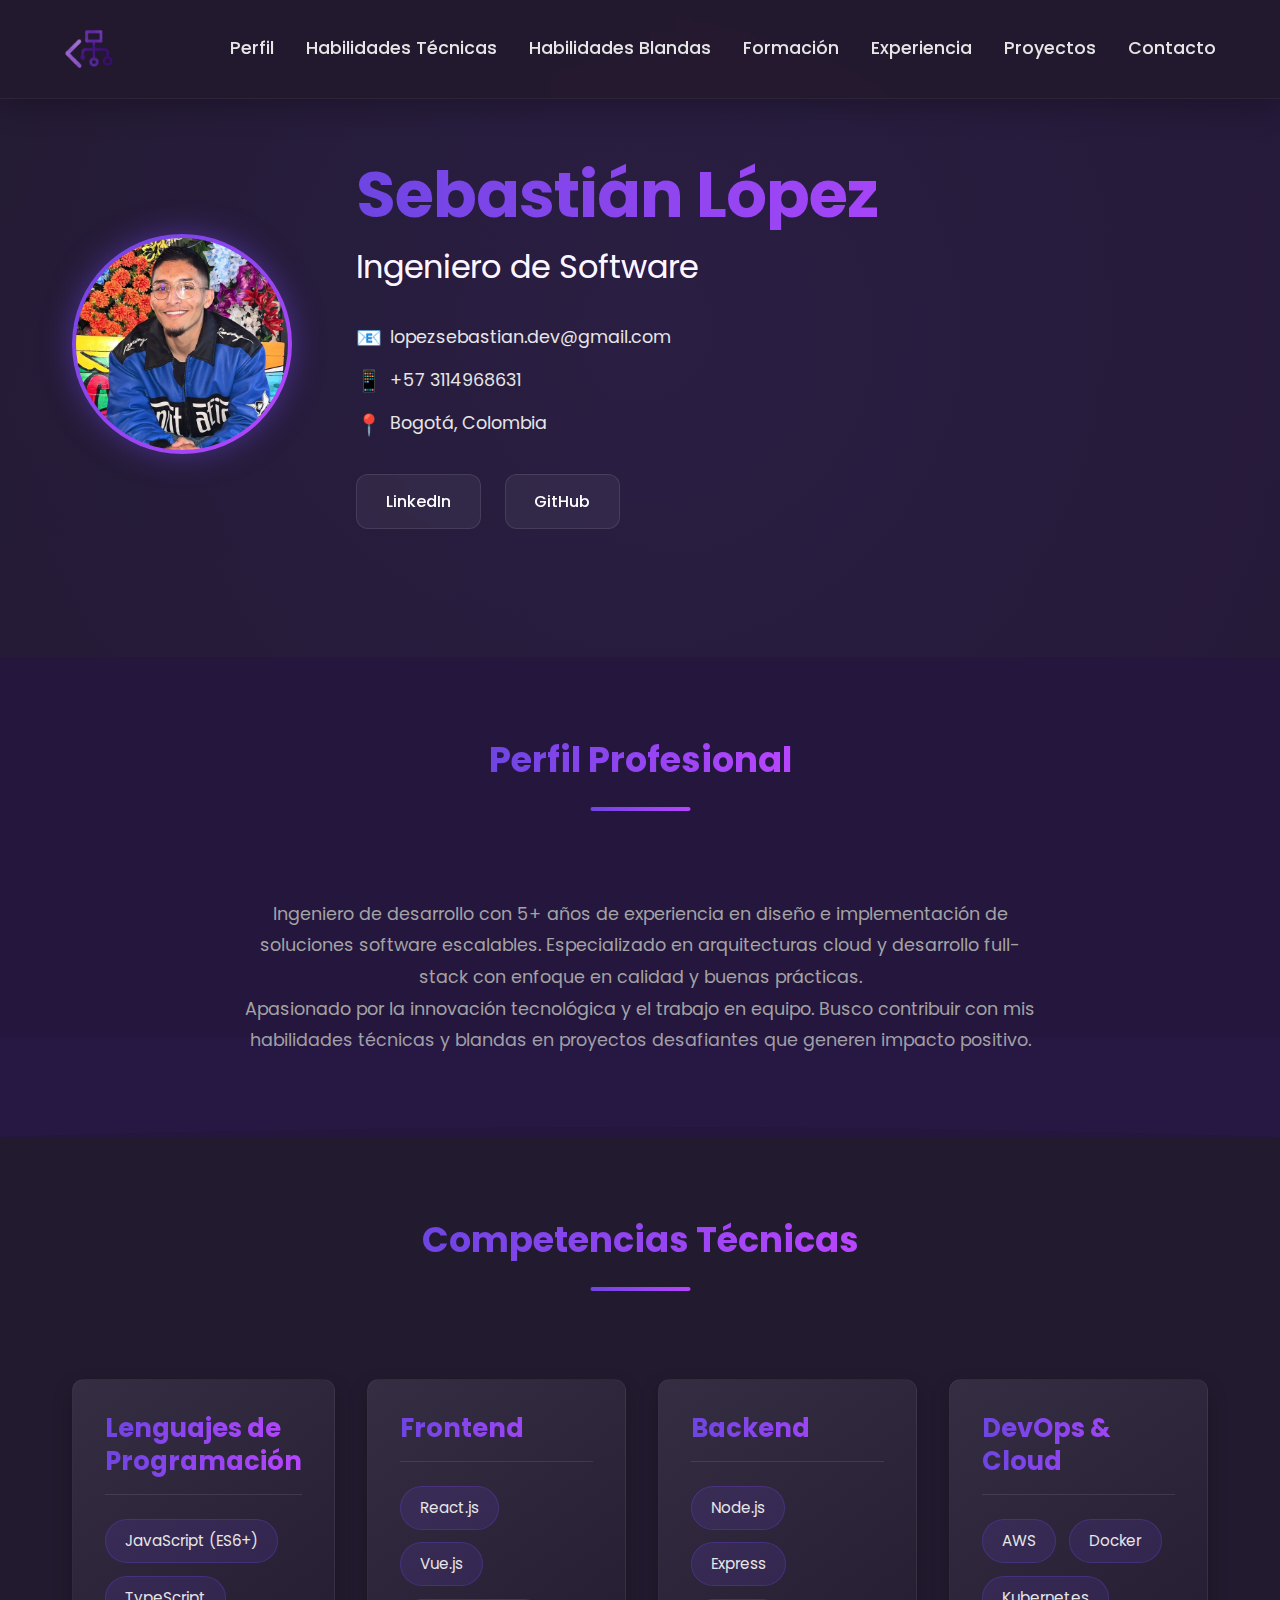
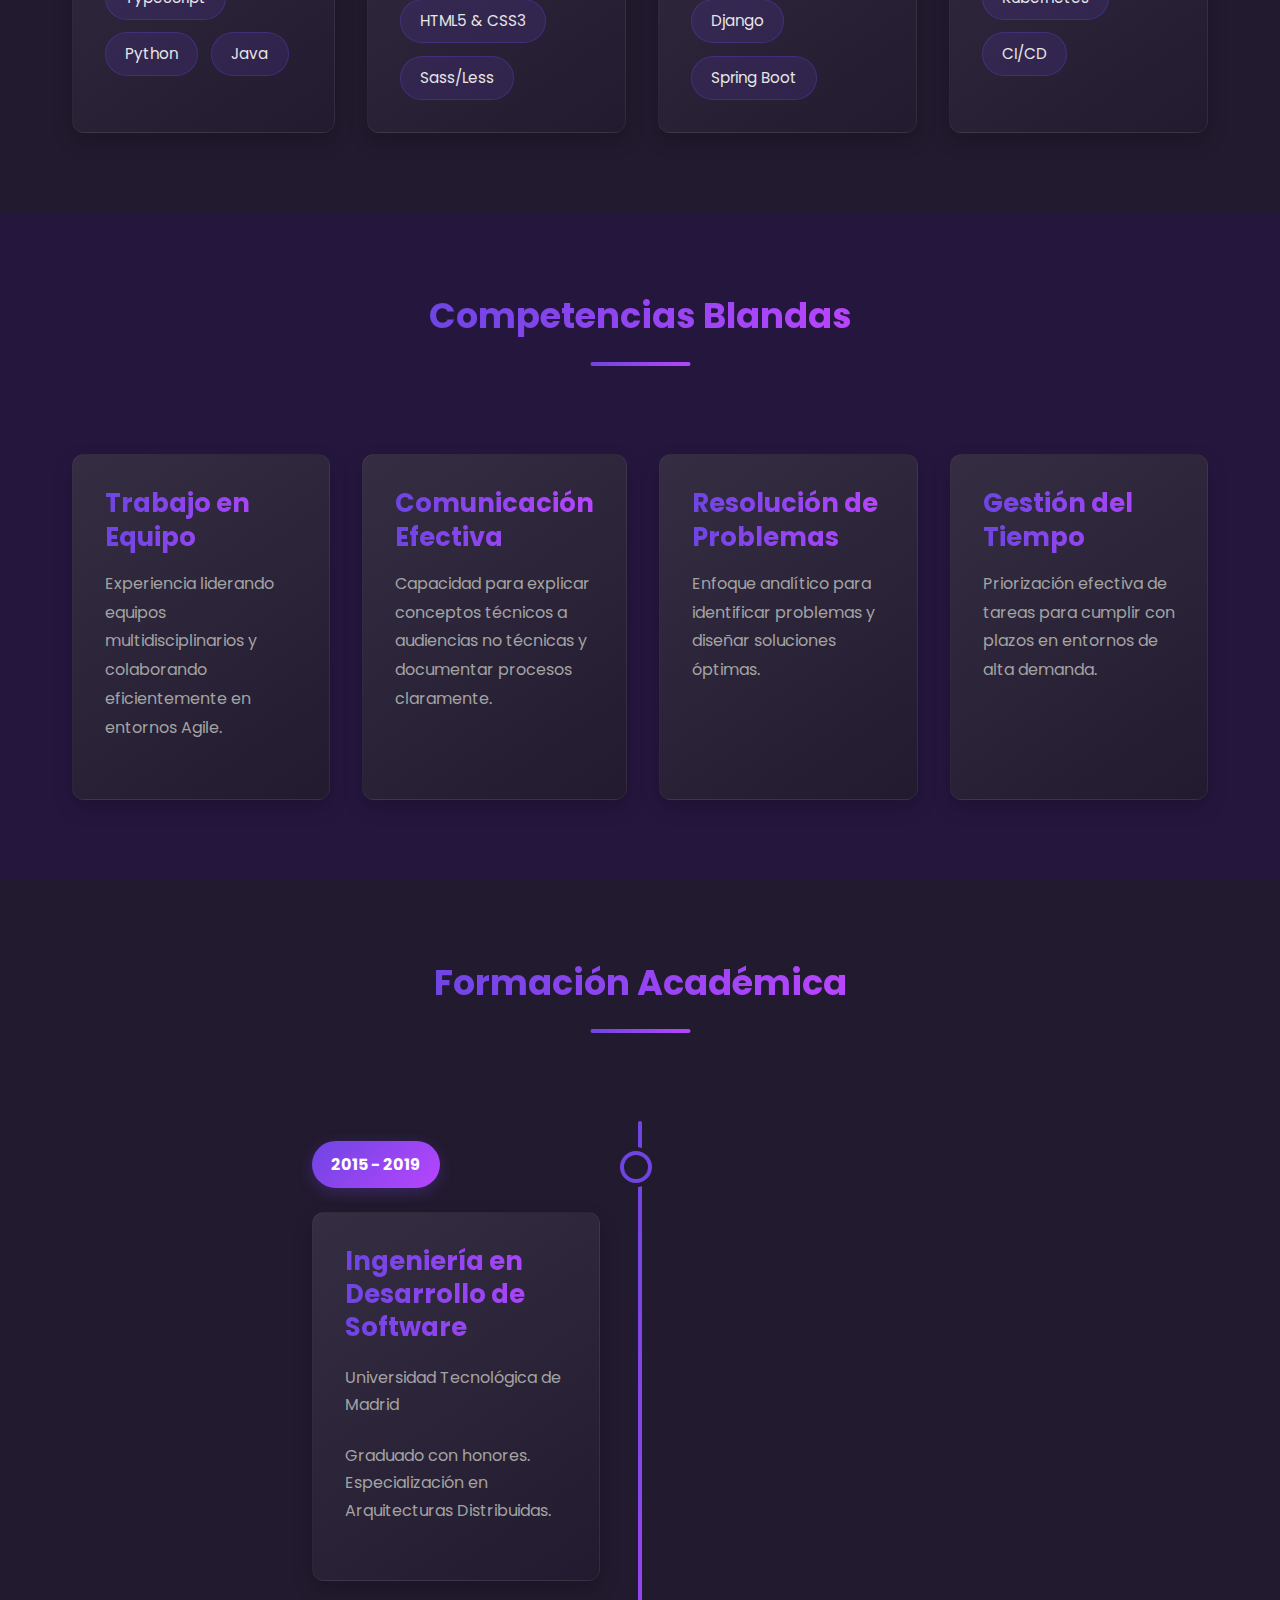
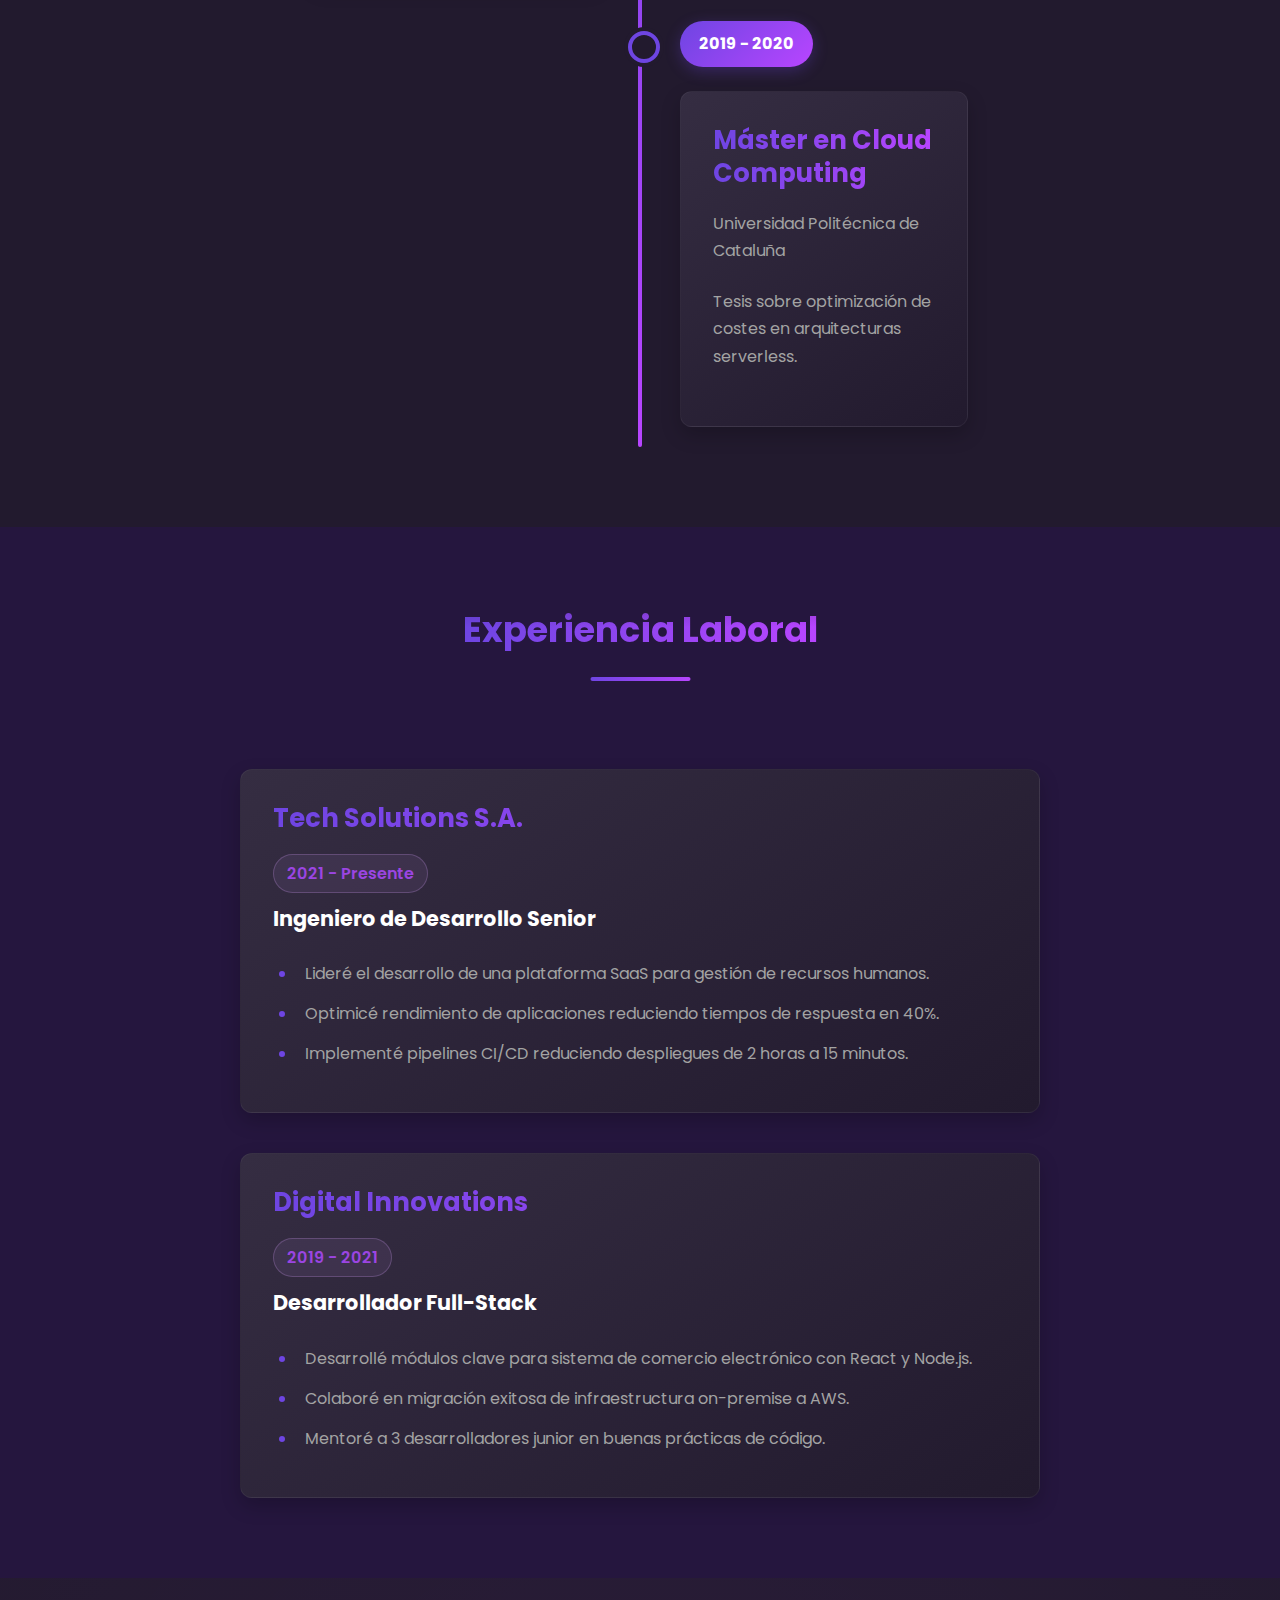
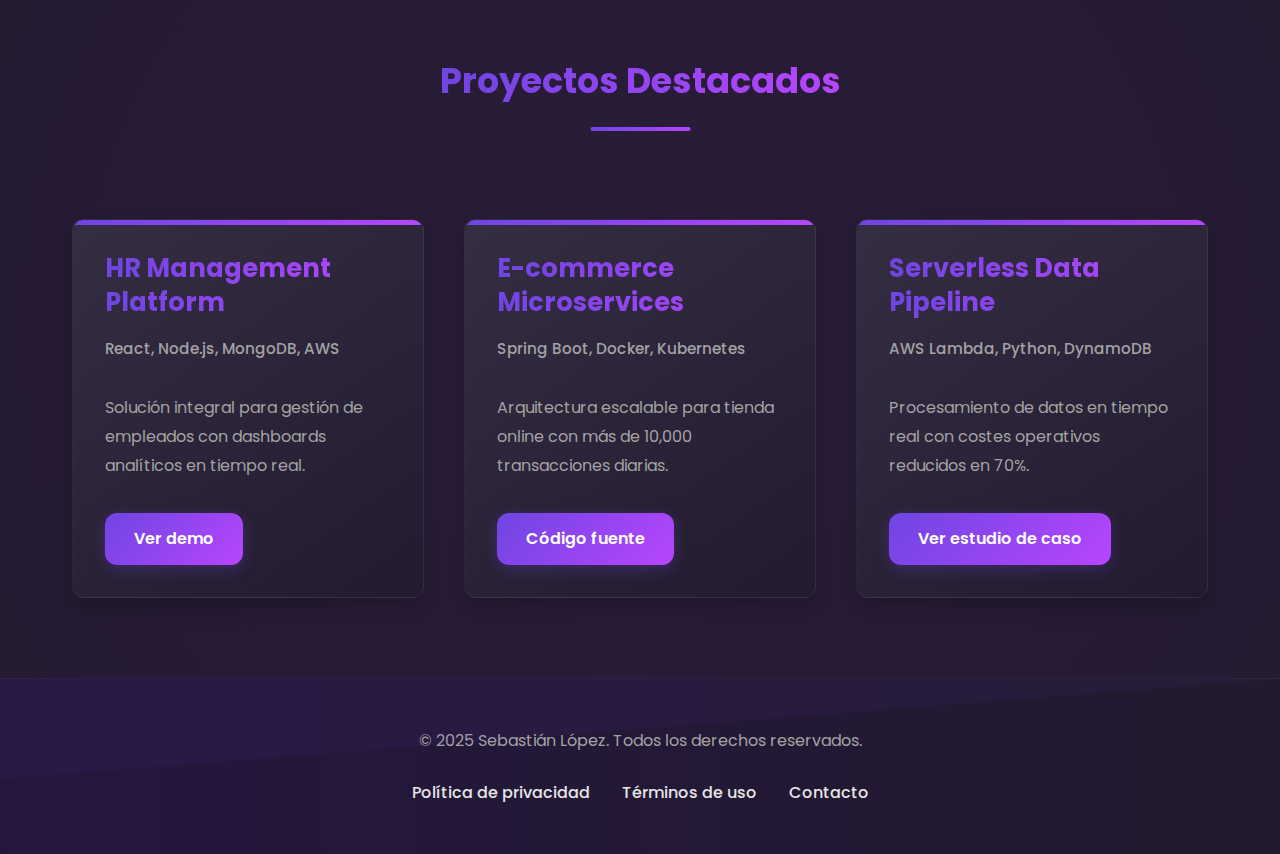
<file: landing_page/index.html>
<!DOCTYPE html>
<html lang="es">
<head>
    <meta charset="UTF-8">
    <meta name="viewport" content="width=device-width, initial-scale=1.0">
    <title>CV - Sebastián López | Ingeniero de Software</title>
    <meta name="description" content="CV profesional de Sebastián López, Ingeniero de Software">
    <link rel="icon" type="image/x-icon" href="./assets/img/favicon.ico">

    <link rel="preconnect" href="https://fonts.googleapis.com">
    <link rel="preconnect" href="https://fonts.gstatic.com" crossorigin>
    <link href="https://fonts.googleapis.com/css2?family=Poppins:wght@300;400;500;600;700&display=swap" rel="stylesheet">
    <link rel="stylesheet" href="https://cdnjs.cloudflare.com/ajax/libs/font-awesome/6.0.0-beta3/css/all.min.css">
    <link rel="stylesheet" href="./assets/css/styles.css">
    <script src="./assets/js/menu.js" defer></script>
</head>
<body>
    <header class="header">
        <div class="container">
            <a class="logo" href="index.html"><img src="./assets/img/android-chrome-512x512.png" alt="Logo"></a>
            <button class="menu-toggle" aria-label="Abrir menú">
                <span class="hamburger"></span>
            </button>
            <nav class="nav">
                <ul class="nav-list">
                    <li><a href="#perfil">Perfil</a></li>
                    <li><a href="#tecnicas">Habilidades Técnicas</a></li>
                    <li><a href="#blandas">Habilidades Blandas</a></li>
                    <li><a href="#academica">Formación</a></li>
                    <li><a href="#experiencia">Experiencia</a></li>
                    <li><a href="#proyectos">Proyectos</a></li>
                    <li><a href="#contacto">Contacto</a></li>
                </ul>
            </nav>
        </div>
    </header>

    <main class="main">
        <section id="contacto" class="hero section">
            <div class="container">
                <div class="hero-content">
                    <div class="hero-image">
                        <img src="./assets/img/picture.webp" alt="Foto de perfil" width="300" height="300">
                    </div>
                    <div class="hero-text">
                        <h1>Sebastián López</h1>
                        <h2>Ingeniero de Software</h2>
                        <div class="contact-info">
                            <p><span class="icon">📧</span> lopezsebastian.dev@gmail.com</p>
                            <p><span class="icon">📱</span> +57 3114968631</p>
                            <p><span class="icon">📍</span> Bogotá, Colombia</p>
                        </div>
                        <div class="social-links">
                            <a href="https://www.linkedin.com/in/sebastian-lopez-a168a3279/" target="_blank" rel="noopener noreferrer">LinkedIn</a>
                            <a href="https://github.com/ImSebas-Dev" target="_blank" rel="noopener noreferrer">GitHub</a>
                        </div>
                    </div>
                </div>
            </div>
        </section>

        <section id="perfil" class="profile section">
            <div class="container">
                <h2 class="section-title">Perfil Profesional</h2>
                <div class="section-content">
                    <p>Ingeniero de desarrollo con 5+ años de experiencia en diseño e implementación de soluciones software escalables. Especializado en arquitecturas cloud y desarrollo full-stack con enfoque en calidad y buenas prácticas.</p>
                    <p>Apasionado por la innovación tecnológica y el trabajo en equipo. Busco contribuir con mis habilidades técnicas y blandas en proyectos desafiantes que generen impacto positivo.</p>
                </div>
            </div>
        </section>

        <section id="tecnicas" class="skills section">
            <div class="container">
                <h2 class="section-title">Competencias Técnicas</h2>
                <div class="skills-grid">
                    <div class="skill-category">
                        <h3>Lenguajes de Programación</h3>
                        <ul>
                            <li>JavaScript (ES6+)</li>
                            <li>TypeScript</li>
                            <li>Python</li>
                            <li>Java</li>
                        </ul>
                    </div>
                    <div class="skill-category">
                        <h3>Frontend</h3>
                        <ul>
                            <li>React.js</li>
                            <li>Vue.js</li>
                            <li>HTML5 & CSS3</li>
                            <li>Sass/Less</li>
                        </ul>
                    </div>
                    <div class="skill-category">
                        <h3>Backend</h3>
                        <ul>
                            <li>Node.js</li>
                            <li>Express</li>
                            <li>Django</li>
                            <li>Spring Boot</li>
                        </ul>
                    </div>
                    <div class="skill-category">
                        <h3>DevOps & Cloud</h3>
                        <ul>
                            <li>AWS</li>
                            <li>Docker</li>
                            <li>Kubernetes</li>
                            <li>CI/CD</li>
                        </ul>
                    </div>
                </div>
            </div>
        </section>

        <section id="blandas" class="soft-skills section">
            <div class="container">
                <h2 class="section-title">Competencias Blandas</h2>
                <div class="soft-skills-list">
                    <div class="soft-skill">
                        <h3>Trabajo en Equipo</h3>
                        <p>Experiencia liderando equipos multidisciplinarios y colaborando eficientemente en entornos Agile.</p>
                    </div>
                    <div class="soft-skill">
                        <h3>Comunicación Efectiva</h3>
                        <p>Capacidad para explicar conceptos técnicos a audiencias no técnicas y documentar procesos claramente.</p>
                    </div>
                    <div class="soft-skill">
                        <h3>Resolución de Problemas</h3>
                        <p>Enfoque analítico para identificar problemas y diseñar soluciones óptimas.</p>
                    </div>
                    <div class="soft-skill">
                        <h3>Gestión del Tiempo</h3>
                        <p>Priorización efectiva de tareas para cumplir con plazos en entornos de alta demanda.</p>
                    </div>
                </div>
            </div>
        </section>

        <section id="academica" class="education section">
            <div class="container">
                <h2 class="section-title">Formación Académica</h2>
                <div class="timeline">
                    <div class="timeline-item">
                        <div class="timeline-date">2015 - 2019</div>
                        <div class="timeline-content">
                            <h3>Ingeniería en Desarrollo de Software</h3>
                            <p>Universidad Tecnológica de Madrid</p>
                            <p>Graduado con honores. Especialización en Arquitecturas Distribuidas.</p>
                        </div>
                    </div>
                    <div class="timeline-item">
                        <div class="timeline-date">2019 - 2020</div>
                        <div class="timeline-content">
                            <h3>Máster en Cloud Computing</h3>
                            <p>Universidad Politécnica de Cataluña</p>
                            <p>Tesis sobre optimización de costes en arquitecturas serverless.</p>
                        </div>
                    </div>
                </div>
            </div>
        </section>

        <section id="experiencia" class="experience section">
            <div class="container">
                <h2 class="section-title">Experiencia Laboral</h2>
                <div class="experience-grid">
                    <div class="experience-card">
                        <h3>Tech Solutions S.A.</h3>
                        <p class="experience-period">2021 - Presente</p>
                        <p class="experience-position">Ingeniero de Desarrollo Senior</p>
                        <ul>
                            <li>Lideré el desarrollo de una plataforma SaaS para gestión de recursos humanos.</li>
                            <li>Optimicé rendimiento de aplicaciones reduciendo tiempos de respuesta en 40%.</li>
                            <li>Implementé pipelines CI/CD reduciendo despliegues de 2 horas a 15 minutos.</li>
                        </ul>
                    </div>
                    <div class="experience-card">
                        <h3>Digital Innovations</h3>
                        <p class="experience-period">2019 - 2021</p>
                        <p class="experience-position">Desarrollador Full-Stack</p>
                        <ul>
                            <li>Desarrollé módulos clave para sistema de comercio electrónico con React y Node.js.</li>
                            <li>Colaboré en migración exitosa de infraestructura on-premise a AWS.</li>
                            <li>Mentoré a 3 desarrolladores junior en buenas prácticas de código.</li>
                        </ul>
                    </div>
                </div>
            </div>
        </section>

        <section id="proyectos" class="projects section">
            <div class="container">
                <h2 class="section-title">Proyectos Destacados</h2>
                <div class="projects-grid">
                    <div class="project-card">
                        <h3>HR Management Platform</h3>
                        <p class="project-tech">React, Node.js, MongoDB, AWS</p>
                        <p>Solución integral para gestión de empleados con dashboards analíticos en tiempo real.</p>
                        <a href="#" class="project-link" target="_blank" rel="noopener noreferrer">Ver demo</a>
                    </div>
                    <div class="project-card">
                        <h3>E-commerce Microservices</h3>
                        <p class="project-tech">Spring Boot, Docker, Kubernetes</p>
                        <p>Arquitectura escalable para tienda online con más de 10,000 transacciones diarias.</p>
                        <a href="#" class="project-link" target="_blank" rel="noopener noreferrer">Código fuente</a>
                    </div>
                    <div class="project-card">
                        <h3>Serverless Data Pipeline</h3>
                        <p class="project-tech">AWS Lambda, Python, DynamoDB</p>
                        <p>Procesamiento de datos en tiempo real con costes operativos reducidos en 70%.</p>
                        <a href="#" class="project-link" target="_blank" rel="noopener noreferrer">Ver estudio de caso</a>
                    </div>
                </div>
            </div>
        </section>
    </main>

    <footer class="footer">
        <div class="container">
            <p>&copy; 2025 Sebastián López. Todos los derechos reservados.</p>
            <div class="footer-links">
                <a href="#">Política de privacidad</a>
                <a href="#">Términos de uso</a>
                <a href="#contacto">Contacto</a>
            </div>
        </div>
    </footer>
</body>
</html>
</file>
<file: landing_page/assets/css/styles.css>
/* Reset y estilos base con tema morado/modo oscuro */
:root {
    --primary-color: #6e45e2;
    --secondary-color: #9b45e2;
    --accent-color: #b845ff;
    --dark-color: #221a2e;
    --darker-color: #25163e;
    --light-color: #f9f8fa;
    --text-color: #e6e6e6;
    --text-light: #a3a3a3;
    --max-width: 1200px;
    --border-radius: 12px;
    --box-shadow: 0 8px 20px rgba(0, 0, 0, 0.2);
    --transition: all 0.4s cubic-bezier(0.25, 0.8, 0.25, 1);
    --gradient-purple: linear-gradient(135deg, #6e45e2 0%, #b845ff 100%);
    --gradient-card: linear-gradient(145deg, #352d42 0%, #221a2e 100%);
}

* {
    margin: 0;
    padding: 0;
    box-sizing: border-box;
}

html {
    scroll-behavior: smooth;
}

body {
    font-family: 'Poppins', sans-serif;
    line-height: 1.7;
    color: var(--text-color);
    background-color: var(--dark-color);
    overflow-x: hidden;
    background: radial-gradient(circle at top left, #211a2e 0%, #27163e 70%);
}

h1, h2, h3, h4 {
    font-weight: 700;
    line-height: 1.3;
    margin-bottom: 1.2rem;
    background: linear-gradient(90deg, var(--primary-color), var(--accent-color));
    -webkit-background-clip: text;
    background-clip: text;
    color: transparent;
}

h1 {
    font-size: 3rem;
    letter-spacing: -1px;
}

h2 {
    font-size: 2.2rem;
}

h3 {
    font-size: 1.6rem;
}

p {
    margin-bottom: 1.5rem;
    color: var(--text-light);
}

a {
    text-decoration: none;
    color: var(--secondary-color);
    transition: var(--transition);
    font-weight: 500;
}

a:hover {
    color: var(--accent-color);
    text-shadow: 0 0 8px rgba(184, 69, 255, 0.4);
}

ul {
    list-style: none;
}

img {
    max-width: 100%;
    height: auto;
    display: block;
    border-radius: var(--border-radius);
}

.container {
    width: 100%;
    max-width: var(--max-width);
    margin: 0 auto;
    padding: 0 2rem;
}

.section {
    padding: 5rem 0;
    position: relative;
}

.section-title {
    text-align: center;
    margin-bottom: 4rem;
    position: relative;
    display: inline-block;
    left: 50%;
    transform: translateX(-50%);
}

.section-title::after {
    content: '';
    display: block;
    width: 100px;
    height: 4px;
    background: var(--gradient-purple);
    margin: 1.5rem auto;
    border-radius: 2px;
}

.btn {
    display: inline-block;
    padding: 0.9rem 2rem;
    background: var(--gradient-purple);
    color: white;
    border-radius: var(--border-radius);
    font-weight: 600;
    transition: var(--transition);
    border: none;
    cursor: pointer;
    position: relative;
    overflow: hidden;
    z-index: 1;
    box-shadow: 0 4px 15px rgba(110, 69, 226, 0.3);
}

.btn::before {
    content: '';
    position: absolute;
    top: 0;
    left: 0;
    width: 100%;
    height: 100%;
    background: linear-gradient(135deg, var(--accent-color) 0%, var(--primary-color) 100%);
    z-index: -1;
    transition: var(--transition);
    opacity: 0;
}

.btn:hover {
    transform: translateY(-3px);
    box-shadow: 0 8px 25px rgba(110, 69, 226, 0.4);
}

.btn:hover::before {
    opacity: 1;
}

/* Header estilizado */
.header {
    background-color: rgba(35, 26, 46, 0.9);
    box-shadow: 0 4px 30px rgba(0, 0, 0, 0.3);
    position: fixed;
    width: 100%;
    top: 0;
    left: 0;
    z-index: 1000;
    backdrop-filter: blur(10px);
    -webkit-backdrop-filter: blur(10px);
    border-bottom: 1px solid rgba(255, 255, 255, 0.05);
}

.header .container {
    display: flex;
    justify-content: space-between;
    align-items: center;
    padding: 1.5rem;
    margin: 0 auto;
}

.logo {
    display: flex;
    align-items:flex-start;
    width: 50px;
    height: auto;
}

.logo-icon {
    color: var(--primary-color);
    margin-right: 0.625rem;
    font-size: 1.8rem;
}

.menu-toggle {
    background: none;
    border: none;
    cursor: pointer;
    width: 36px;
    height: 30px;
    position: relative;
    display: none;
    z-index: 1001;
}

.hamburger {
    position: absolute;
    width: 100%;
    height: 3px;
    background: var(--gradient-purple);
    transition: var(--transition);
    border-radius: 3px;
}

.hamburger::before,
.hamburger::after {
    content: '';
    position: absolute;
    left: 0;
    width: 100%;
    height: 3px;
    background: var(--gradient-purple);
    transition: var(--transition);
    border-radius: 3px;
}

.hamburger::before {
    top: -10px;
}

.hamburger::after {
    bottom: -10px;
}

/* Nav estilizado */
.nav {
    transition: var(--transition);
}

.nav-list {
    display: flex;
    gap: 2rem;
}

.nav-list a {
    color: var(--text-color);
    font-weight: 500;
    padding: 0.5rem 0;
    position: relative;
    font-size: 1.1rem;
}

.nav-list a::after {
    content: '';
    position: absolute;
    bottom: 0;
    left: 0;
    width: 0;
    height: 2px;
    background: var(--gradient-purple);
    transition: var(--transition);
}

.nav-list a:hover::after {
    width: 100%;
}

.nav-list a:hover {
    color: white;
}

/* Hero section mejorada */
.hero {
    padding-top: 8rem;
    padding-bottom: 6rem;
    position: relative;
    overflow: hidden;
}

.hero::before {
    content: '';
    position: absolute;
    top: -50%;
    left: -50%;
    width: 200%;
    height: 200%;
    background: radial-gradient(circle at center, rgba(110, 69, 226, 0.1) 0%, transparent 70%);
    z-index: -1;
}

.hero-content {
    display: flex;
    flex-direction: column;
    align-items: center;
    gap: 3rem;
    position: relative;
}

.hero-image {
    width: 220px;
    height: 220px;
    border-radius: 50%;
    overflow: hidden;
    border: 4px solid transparent;
    background: var(--gradient-purple) border-box;
    box-shadow: 0 0 30px rgba(110, 69, 226, 0.5);
    transition: var(--transition);
}

.hero-image:hover {
    transform: scale(1.05);
    box-shadow: 0 0 50px rgba(110, 69, 226, 0.7);
}

.hero-text {
    text-align: center;
    max-width: 700px;
}

.hero h1 {
    font-size: 3.5rem;
    margin-bottom: 1rem;
    line-height: 1.1;
}

.hero h2 {
    font-size: 1.8rem;
    font-weight: 400;
    margin-bottom: 2rem;
    color: var(--light-color);
}

.contact-info {
    margin: 1.5rem 0;
}

.contact-info p {
    display: flex;
    align-items: center;
    gap: 0.5rem;
    margin-bottom: 0.5rem;
    color: var(--text-color);
    font-size: 1.1rem;
}

.icon {
    font-size: 1.3rem;
}

.social-links {
    display: flex;
    gap: 1.5rem;
    justify-content: center;
    flex-wrap: wrap;
    margin-top: 2rem;
}

.social-links a {
    color: white;
    padding: 0.8rem 1.8rem;
    border-radius: var(--border-radius);
    position: relative;
    overflow: hidden;
    border: 1px solid rgba(255, 255, 255, 0.1);
    background: rgba(255, 255, 255, 0.05);
    backdrop-filter: blur(5px);
    transition: var(--transition);
}

.social-links a:hover {
    background: rgba(171, 136, 211, 0.2);
    transform: translateY(-3px);
    box-shadow: 0 10px 20px rgba(0, 0, 0, 0.2);
    border-color: var(--secondary-color);
}

/* Profile section */
.profile {
    background-color: var(--darker-color);
    position: relative;
}

.profile::before {
    content: '';
    position: absolute;
    top: 0;
    left: 0;
    width: 100%;
    height: 100%;
    background: url('data:image/svg+xml;utf8,<svg xmlns="http://www.w3.org/2000/svg" viewBox="0 0 100 100" preserveAspectRatio="none"><path fill="rgba(110, 69, 226, 0.03)" d="M0,0 L100,0 L100,100 Q50,80 0,100 Z"></path></svg>');
    background-size: 100% 100px;
    background-repeat: no-repeat;
    background-position: bottom;
    pointer-events: none;
}

.profile p {
    max-width: 800px;
    margin: 0 auto;
    text-align: center;
    font-size: 1.1rem;
    line-height: 1.8;
}

/* Skills section */
.skills {
    background-color: var(--dark-color);
    position: relative;
    overflow: hidden;
}

.skills::after {
    content: '';
    position: absolute;
    bottom: 0;
    left: 0;
    width: 100%;
    height: 100px;
    background: linear-gradient(to top, var(--dark-color), transparent);
    z-index: 1;
}

.skills-grid {
    display: grid;
    grid-template-columns: 1fr;
    gap: 2rem;
    position: relative;
    z-index: 2;
}

.skill-category {
    background: var(--gradient-card);
    padding: 2rem;
    border-radius: var(--border-radius);
    box-shadow: var(--box-shadow);
    border: 1px solid rgba(255, 255, 255, 0.05);
    transition: var(--transition);
}

.skill-category:hover {
    transform: translateY(-5px);
    box-shadow: 0 15px 30px rgba(0, 0, 0, 0.3);
    border-color: rgba(110, 69, 226, 0.3);
}

.skill-category h3 {
    margin-bottom: 1.5rem;
    padding-bottom: 1rem;
    border-bottom: 1px solid rgba(255, 255, 255, 0.1);
}

.skill-category ul {
    display: flex;
    flex-wrap: wrap;
    gap: 0.8rem;
}

.skill-category li {
    background: rgba(110, 69, 226, 0.15);
    padding: 0.5rem 1.2rem;
    border-radius: 30px;
    font-size: 0.95rem;
    border: 1px solid rgba(110, 69, 226, 0.3);
    transition: var(--transition);
}

.skill-category li:hover {
    background: rgba(110, 69, 226, 0.3);
    transform: scale(1.05);
}

/* Soft Skills section */
.soft-skills {
    background-color: var(--darker-color);
}

.soft-skills-list {
    display: grid;
    grid-template-columns: 1fr;
    gap: 2rem;
}

.soft-skill {
    background: var(--gradient-card);
    padding: 2rem;
    border-radius: var(--border-radius);
    box-shadow: var(--box-shadow);
    border: 1px solid rgba(255, 255, 255, 0.05);
    transition: var(--transition);
}

.soft-skill:hover {
    transform: translateY(-5px);
    box-shadow: 0 15px 30px rgba(0, 0, 0, 0.3);
}

.soft-skill h3 {
    margin-bottom: 1rem;
}

.soft-skill p {
    color: var(--text-light);
    line-height: 1.8;
}

/* Education section */
.education {
    background-color: var(--dark-color);
    position: relative;
}

.timeline {
    position: relative;
    max-width: 800px;
    margin: 0 auto;
    padding: 0 2rem;
}

.timeline::before {
    content: '';
    position: absolute;
    width: 4px;
    background: var(--gradient-purple);
    top: 0;
    bottom: 0;
    left: 50%;
    margin-left: -2px;
    border-radius: 2px;
}

.timeline-item {
    padding: 20px 40px;
    position: relative;
    width: 50%;
    box-sizing: border-box;
}

.timeline-item:nth-child(odd) {
    left: 0;
}

.timeline-item:nth-child(even) {
    left: 50%;
}

.timeline-date {
    padding: 0.6rem 1.2rem;
    background: var(--gradient-purple);
    color: white;
    border-radius: 30px;
    display: inline-block;
    margin-bottom: 1.5rem;
    font-weight: bold;
    box-shadow: 0 4px 15px rgba(110, 69, 226, 0.3);
}

.timeline-content {
    padding: 2rem;
    background: var(--gradient-card);
    border-radius: var(--border-radius);
    box-shadow: var(--box-shadow);
    border: 1px solid rgba(255, 255, 255, 0.05);
    transition: var(--transition);
}

.timeline-content:hover {
    transform: translateY(-5px);
    box-shadow: 0 15px 30px rgba(0, 0, 0, 0.3);
}

.timeline-item::after {
    content: '';
    position: absolute;
    width: 24px;
    height: 24px;
    background: var(--dark-color);
    border: 4px solid var(--primary-color);
    border-radius: 50%;
    top: 30px;
    z-index: 1;
    box-shadow: 0 0 0 4px var(--dark-color);
}

.timeline-item:nth-child(odd)::after {
    right: -12px;
}

.timeline-item:nth-child(even)::after {
    left: -12px;
}

/* Experience section */
.experience {
    background-color: var(--darker-color);
    position: relative;
}

.experience::before {
    content: '';
    position: absolute;
    top: 0;
    left: 0;
    width: 100%;
    height: 100px;
    background: linear-gradient(to bottom, var(--darker-color), transparent);
    z-index: 1;
}

.experience-grid {
    display: grid;
    grid-template-columns: 1fr;
    gap: 2.5rem;
    max-width: 800px;
    margin: 0 auto;
    position: relative;
    z-index: 2;
}

.experience-card {
    background: var(--gradient-card);
    padding: 2rem;
    border-radius: var(--border-radius);
    box-shadow: var(--box-shadow);
    border: 1px solid rgba(255, 255, 255, 0.05);
    transition: var(--transition);
}

.experience-card:hover {
    transform: translateY(-8px);
    box-shadow: 0 20px 40px rgba(0, 0, 0, 0.3);
}

.experience-period {
    color: var(--secondary-color);
    font-weight: 600;
    margin-bottom: 0.5rem;
    display: inline-block;
    padding: 0.3rem 0.8rem;
    background: rgba(175, 136, 211, 0.1);
    border-radius: 30px;
    border: 1px solid rgba(181, 136, 211, 0.3);
}

.experience-position {
    font-weight: 700;
    margin-bottom: 1.5rem;
    color: white;
    font-size: 1.3rem;
}

.experience-card ul {
    margin-left: 1.5rem;
}

.experience-card li {
    list-style-type: disc;
    margin-bottom: 0.8rem;
    color: var(--text-light);
    position: relative;
    padding-left: 0.5rem;
}

.experience-card li::marker {
    color: var(--primary-color);
}

/* Projects section */
.projects {
    background-color: var(--dark-color);
    position: relative;
    overflow: hidden;
}

.projects::before {
    content: '';
    position: absolute;
    top: -50%;
    left: -50%;
    width: 200%;
    height: 200%;
    background: radial-gradient(circle at center, rgba(184, 69, 255, 0.05) 0%, transparent 70%);
    z-index: 0;
}

.projects-grid {
    display: grid;
    grid-template-columns: 1fr;
    gap: 2.5rem;
    position: relative;
    z-index: 1;
}

.project-card {
    background: var(--gradient-card);
    padding: 2rem;
    border-radius: var(--border-radius);
    box-shadow: var(--box-shadow);
    border: 1px solid rgba(255, 255, 255, 0.05);
    display: flex;
    flex-direction: column;
    transition: var(--transition);
    position: relative;
    overflow: hidden;
}

.project-card::before {
    content: '';
    position: absolute;
    top: 0;
    left: 0;
    width: 100%;
    height: 5px;
    background: var(--gradient-purple);
}

.project-card:hover {
    transform: translateY(-8px);
    box-shadow: 0 20px 40px rgba(0, 0, 0, 0.3);
}

.project-card h3 {
    margin-bottom: 1rem;
}

.project-tech {
    color: var(--secondary-color);
    font-size: 0.95rem;
    margin-bottom: 1.5rem;
    font-weight: 500;
}

.project-card p {
    margin-bottom: 2rem;
    color: var(--text-light);
    line-height: 1.8;
}

.project-link {
    margin-top: auto;
    align-self: flex-start;
    padding: 0.8rem 1.8rem;
    background: var(--gradient-purple);
    color: white;
    border-radius: var(--border-radius);
    font-weight: 600;
    transition: var(--transition);
    box-shadow: 0 4px 15px rgba(110, 69, 226, 0.3);
}

.project-link:hover {
    transform: translateY(-3px);
    color: white;
    box-shadow: 0 8px 25px rgba(110, 69, 226, 0.4);
    background: linear-gradient(135deg, var(--accent-color) 0%, var(--primary-color) 100%);
}

/* Footer estilizado */
.footer {
    background: linear-gradient(to right, var(--darker-color) 0%, var(--dark-color) 100%);
    color: white;
    padding: 3rem 0;
    text-align: center;
    position: relative;
    border-top: 1px solid rgba(255, 255, 255, 0.05);
}

.footer::before {
    content: '';
    position: absolute;
    top: 0;
    left: 0;
    width: 100%;
    height: 100%;
    background: url('data:image/svg+xml;utf8,<svg xmlns="http://www.w3.org/2000/svg" viewBox="0 0 100 100" preserveAspectRatio="none"><path fill="rgba(110, 69, 226, 0.05)" d="M0,0 L100,0 L0,100 Z"></path></svg>');
    background-size: 100% 100px;
    background-repeat: no-repeat;
    background-position: top;
    pointer-events: none;
}

.footer p {
    margin-bottom: 1.5rem;
    color: var(--text-light);
}

.footer-links {
    display: flex;
    justify-content: center;
    gap: 2rem;
    flex-wrap: wrap;
}

.footer-links a {
    color: var(--text-color);
    font-weight: 500;
    transition: var(--transition);
    position: relative;
}

.footer-links a::after {
    content: '';
    position: absolute;
    bottom: -5px;
    left: 0;
    width: 0;
    height: 2px;
    background: var(--gradient-purple);
    transition: var(--transition);
}

.footer-links a:hover {
    color: white;
}

.footer-links a:hover::after {
    width: 100%;
}

/* Efectos de partículas (opcional) */
.particles {
    position: absolute;
    top: 0;
    left: 0;
    width: 100%;
    height: 100%;
    pointer-events: none;
    z-index: 0;
}

.particle {
    position: absolute;
    background: rgba(255, 255, 255, 0.5);
    border-radius: 50%;
    pointer-events: none;
}

/* Responsive Design */
@media (max-width: 767px) {
    .menu-toggle {
        display: block;
    }

    .nav {
        position: fixed;
        top: 0;
        right: -100%;
        width: 85%;
        max-width: 350px;
        height: 100vh;
        background: var(--gradient-card);
        padding: 7rem 2rem 2rem;
        box-shadow: -5px 0 25px rgba(0, 0, 0, 0.3);
        transition: var(--transition);
        z-index: 1000;
        backdrop-filter: blur(10px);
        -webkit-backdrop-filter: blur(10px);
        border-left: 1px solid rgba(255, 255, 255, 0.1);
    }

    .nav.active {
        right: 0;
    }

    .nav-list {
        flex-direction: column;
        gap: 1.5rem;
    }

    .nav-list a {
        font-size: 1.2rem;
        padding: 0.8rem 1rem;
        border-radius: var(--border-radius);
        background: rgba(255, 255, 255, 0.05);
    }

    .nav-list a::after {
        display: none;
    }

    .menu-toggle.active .hamburger {
        background-color: transparent;
    }

    .menu-toggle.active .hamburger::before {
        transform: rotate(45deg);
        top: 0;
    }

    .menu-toggle.active .hamburger::after {
        transform: rotate(-45deg);
        bottom: 0;
    }

    .hero h1 {
        font-size: 2.5rem;
    }

    .hero h2 {
        font-size: 1.4rem;
    }

    .timeline::before {
        left: 31px;
    }

    .timeline-item {
        width: 100%;
        padding-left: 70px;
        padding-right: 25px;
    }

    .timeline-item:nth-child(even) {
        left: 0;
    }

    .timeline-item::after {
        left: 21px !important;
    }
}

@media (min-width: 768px) {
    .hero-content {
        flex-direction: row;
        text-align: left;
        gap: 4rem;
        align-items: center;
    }

    .hero-text {
        text-align: left;
        flex: 1;
    }

    .hero-image {
        flex-shrink: 0;
    }

    .contact-info {
        justify-content: flex-start;
        grid-template-columns: repeat(2, 1fr);
    }

    .social-links {
        justify-content: flex-start;
    }

    .skills-grid {
        grid-template-columns: repeat(2, 1fr);
    }

    .soft-skills-list {
        grid-template-columns: repeat(2, 1fr);
    }

    .projects-grid {
        grid-template-columns: repeat(2, 1fr);
    }
}

@media (min-width: 992px) {
    .skills-grid {
        grid-template-columns: repeat(4, 1fr);
    }

    .soft-skills-list {
        grid-template-columns: repeat(4, 1fr);
    }

    .projects-grid {
        grid-template-columns: repeat(3, 1fr);
    }
    
    .hero {
        padding-top: 10rem;
        padding-bottom: 8rem;
    }
    
    .hero h1 {
        font-size: 4rem;
    }
    
    .hero h2 {
        font-size: 2rem;
    }
}

/* Animaciones */
@keyframes fadeIn {
    from { opacity: 0; transform: translateY(20px); }
    to { opacity: 1; transform: translateY(0); }
}

.section {
    animation: fadeIn 0.8s ease-out forwards;
}

/* Retrasos para las animaciones */
.section:nth-child(1) { animation-delay: 0.1s; }
.section:nth-child(2) { animation-delay: 0.2s; }
.section:nth-child(3) { animation-delay: 0.3s; }
.section:nth-child(4) { animation-delay: 0.4s; }
.section:nth-child(5) { animation-delay: 0.5s; }
.section:nth-child(6) { animation-delay: 0.6s; }
.section:nth-child(7) { animation-delay: 0.7s; }
</file>
